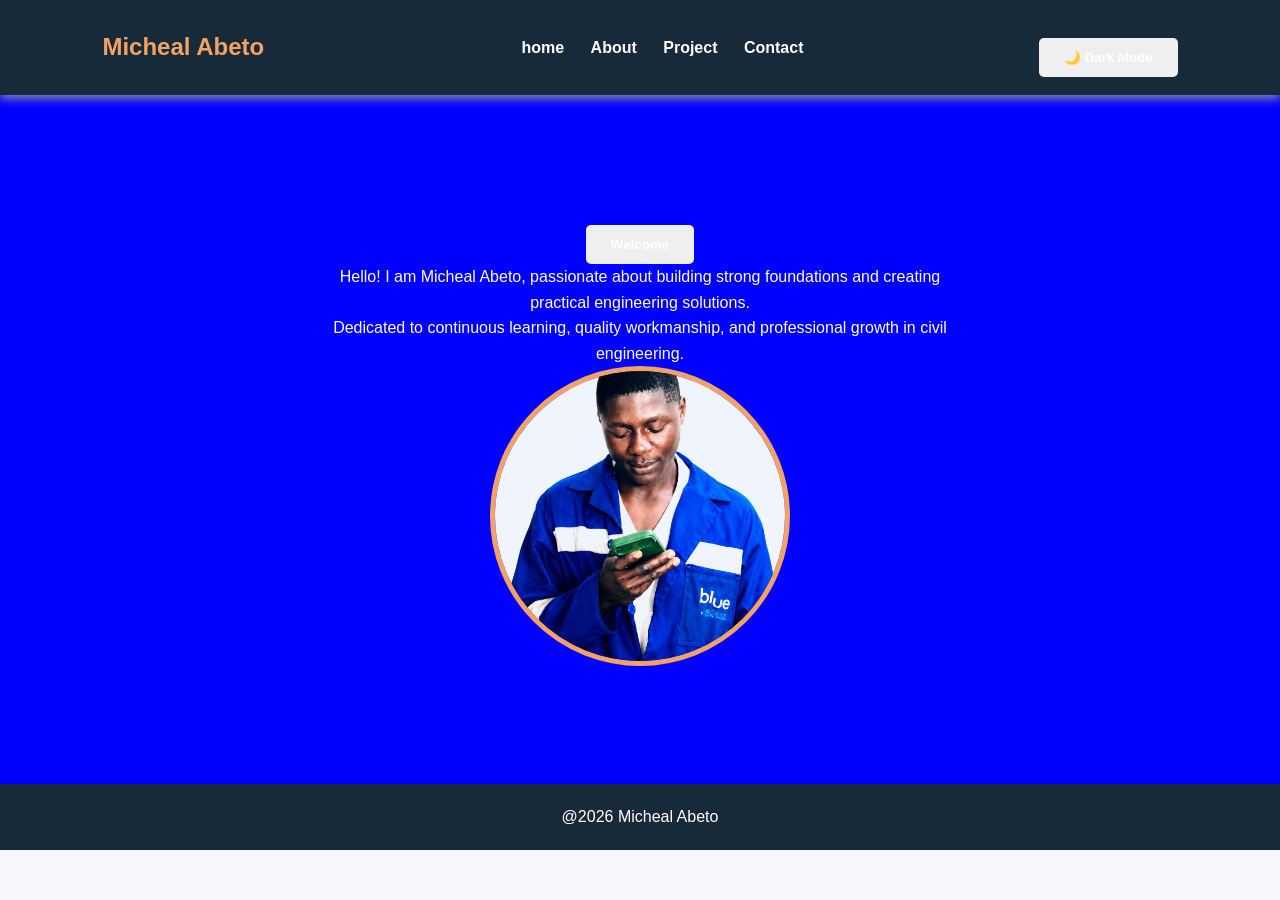
<file: index.html>
<!DOCTYPE html>
<html>
    <head>
    <meta charset="UTF-8">
    <meta name="viewport" content="width=device-width, initial-scale=1.0">
    <title>Home - Micheal Abeto</title>
    <link rel="stylesheet" href="style.css">
</head>
<body>

<header>
    <h1>Micheal Abeto</h1>
    <nav>
        <a href="index.html">home</a>
        <a href="about.html">About</a>
        <a href="project.html">Project</a>
        <a href="contact.html">Contact</a>
    </nav>
</header>

<section class="home">

    <button onclick="welcomeMessage()">Welcome</button>

    <p>
        Hello! I am Micheal Abeto, passionate about building strong
        foundations and creating practical engineering solutions.<br>
        Dedicated to continuous learning, quality workmanship,
        and professional growth in civil engineering.
    </p>

    <img src="images/picture 1.png"
         alt="Micheal Abeto"
         class="profile-image">

</section> 
<footer>
    <p>@2026 Micheal Abeto</p>
</footer>
 <script src="script.js"></script>
</body>
</html>
</file>
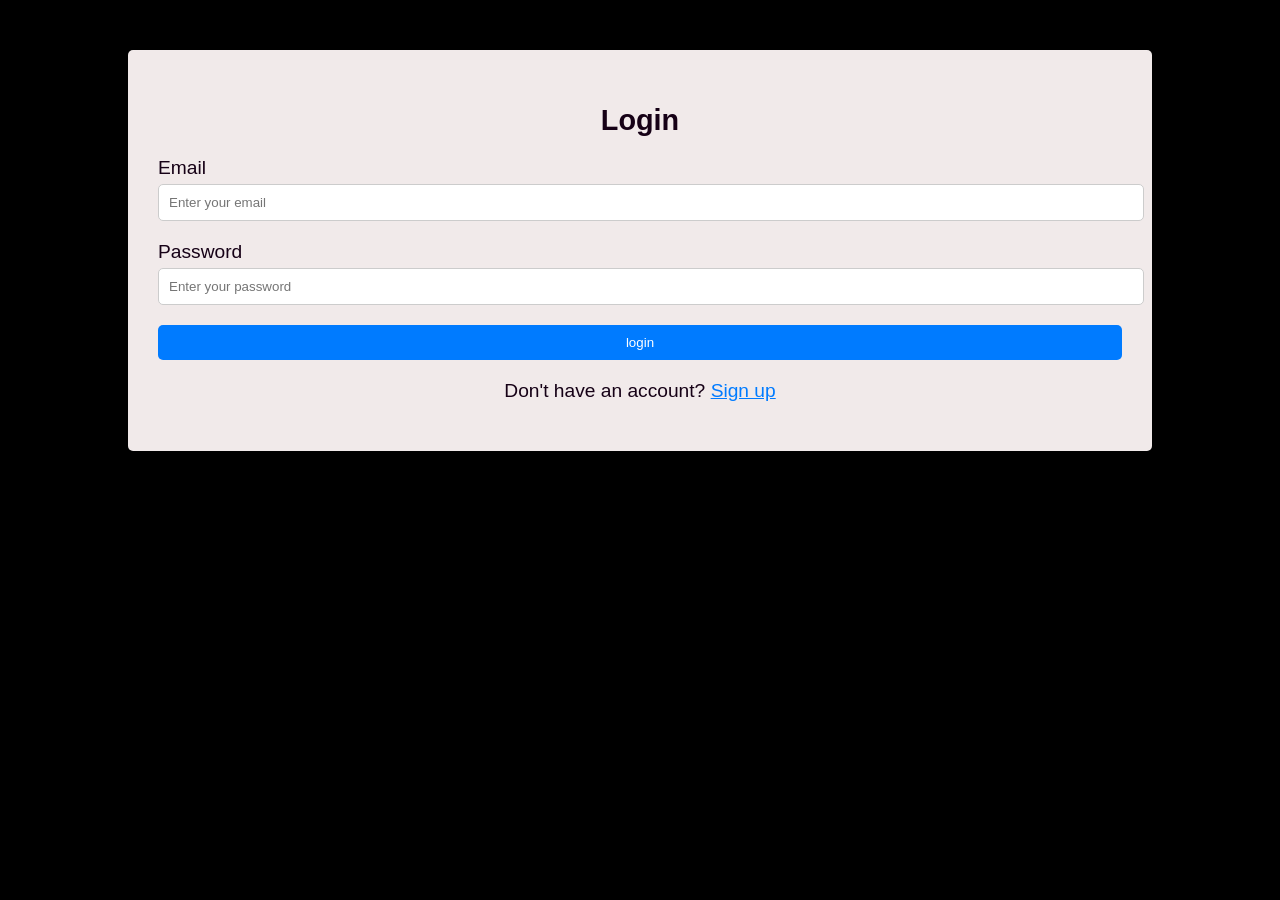
<file: .vscode/INDEX.html>
<!DOCTYPE html>
<html lang="en">
    <head>
        <meta charset="UTF-8">
        <meta name="viewport" content="width=device-width, initial-scale=1.0">
        <title>login page</title>
        <link rel="stylesheet" href="style.css">
    </head>
    <body>
    <div class="container">
        <div class="login-box">
            <h2>Login</h2>
            <form action="login.php" method="post">
                <div class="form-group">
                    <label for="email">Email</label>
                    <input type="email" id="email"
                    name="email"placeholder="Enter your email" required>
                </div>
                <div class="form-group">
                    <label for="password">Password</label>
                    <input type="password" id="password"
                    name="password" placeholder="Enter your password" required>
                </div>
                <button type="submit" class="btn-login">login</button>
                <p class="signup-link">
                    Don't have an account? <a href="signup.php">Sign up</a>
                </p>
            </form>
        </div>
    </body>
</html>
</file>
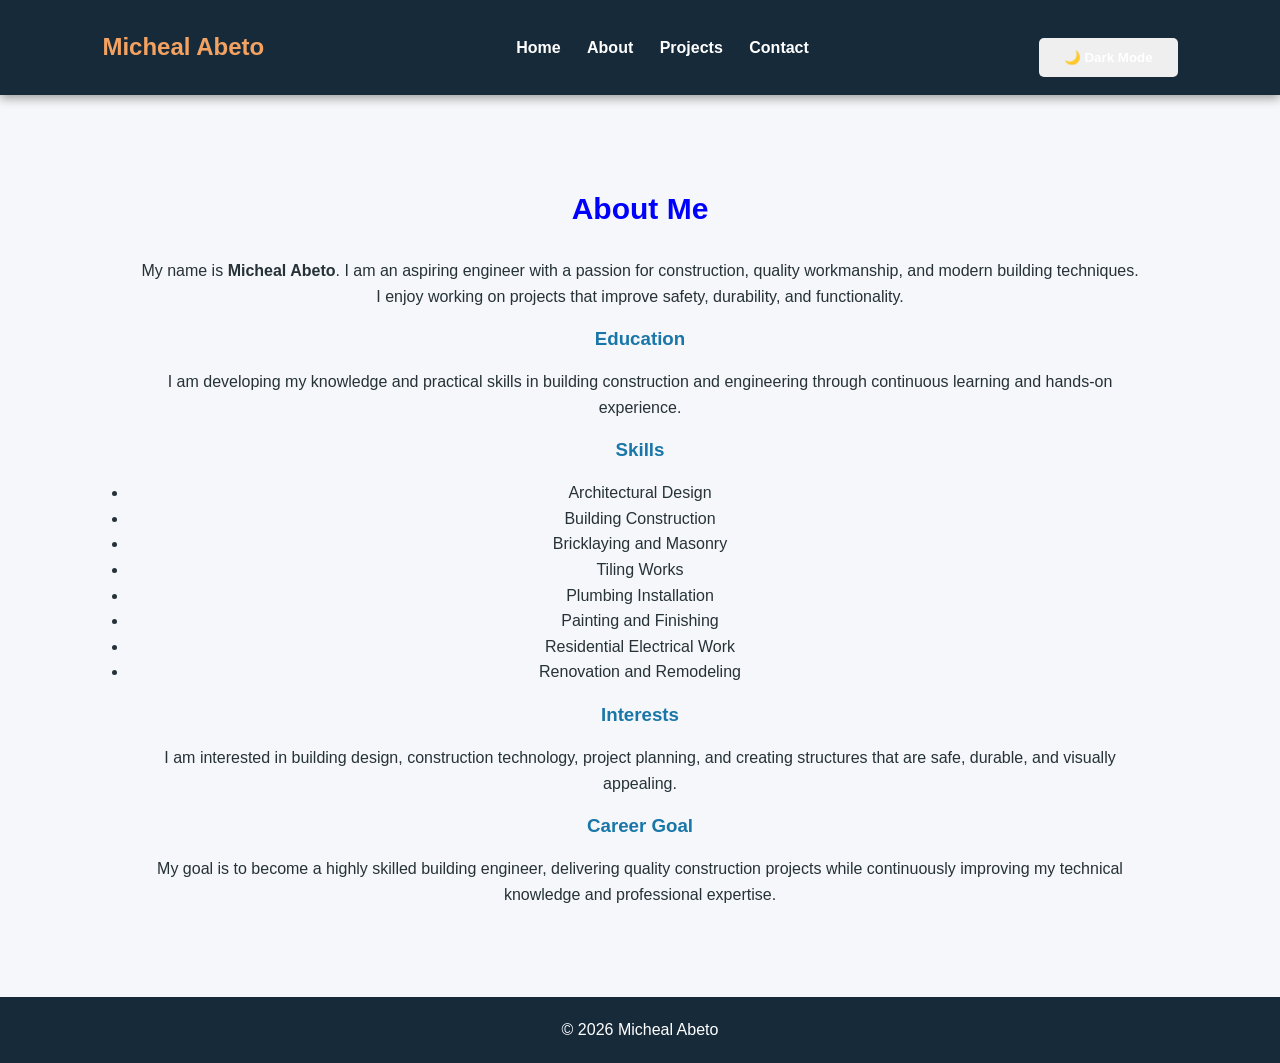
<file: about.html>
<!DOCTYPE html>
<html>
<head>
    <meta charset="UTF-8">
    <meta name="viewport" content="width=device-width, initial-scale=1.0">

    <title>About - Micheal Abeto</title>

    <link rel="stylesheet" href="style.css">
</head>

<body>

<header>
    <h1>Micheal Abeto</h1>

    <nav>
        <a href="index.html">Home</a>
        <a href="about.html">About</a>
        <a href="project.html">Projects</a>
        <a href="contact.html">Contact</a>
    </nav>
</header>

<section>

    <h2>About Me</h2>

    <p>
        My name is <strong>Micheal Abeto</strong>. I am an aspiring engineer with a
        passion for construction, quality workmanship, and modern building
        techniques.<br>
        I enjoy working on projects that improve safety, durability,
        and functionality.
    </p>

    <h3>Education</h3>

    <p>
        I am developing my knowledge and practical skills in building
        construction and engineering through continuous learning and
        hands-on experience.
    </p>

    <h3>Skills</h3>

    <ul>
        <li>Architectural Design</li>
        <li>Building Construction</li>
        <li>Bricklaying and Masonry</li>
        <li>Tiling Works</li>
        <li>Plumbing Installation</li>
        <li>Painting and Finishing</li>
        <li>Residential Electrical Work</li>
        <li>Renovation and Remodeling</li>
    </ul>

    <h3>Interests</h3>

    <p>
        I am interested in building design, construction technology,
        project planning, and creating structures that are safe,
        durable, and visually appealing.
    </p>

    <h3>Career Goal</h3>

    <p>
        My goal is to become a highly skilled building engineer,
        delivering quality construction projects while continuously
        improving my technical knowledge and professional expertise.
    </p>

</section>

<footer>
    <p>© <span id="year"></span> Micheal Abeto</p>
</footer>

<script src="script.js"></script>

</body>
</html>
</file>
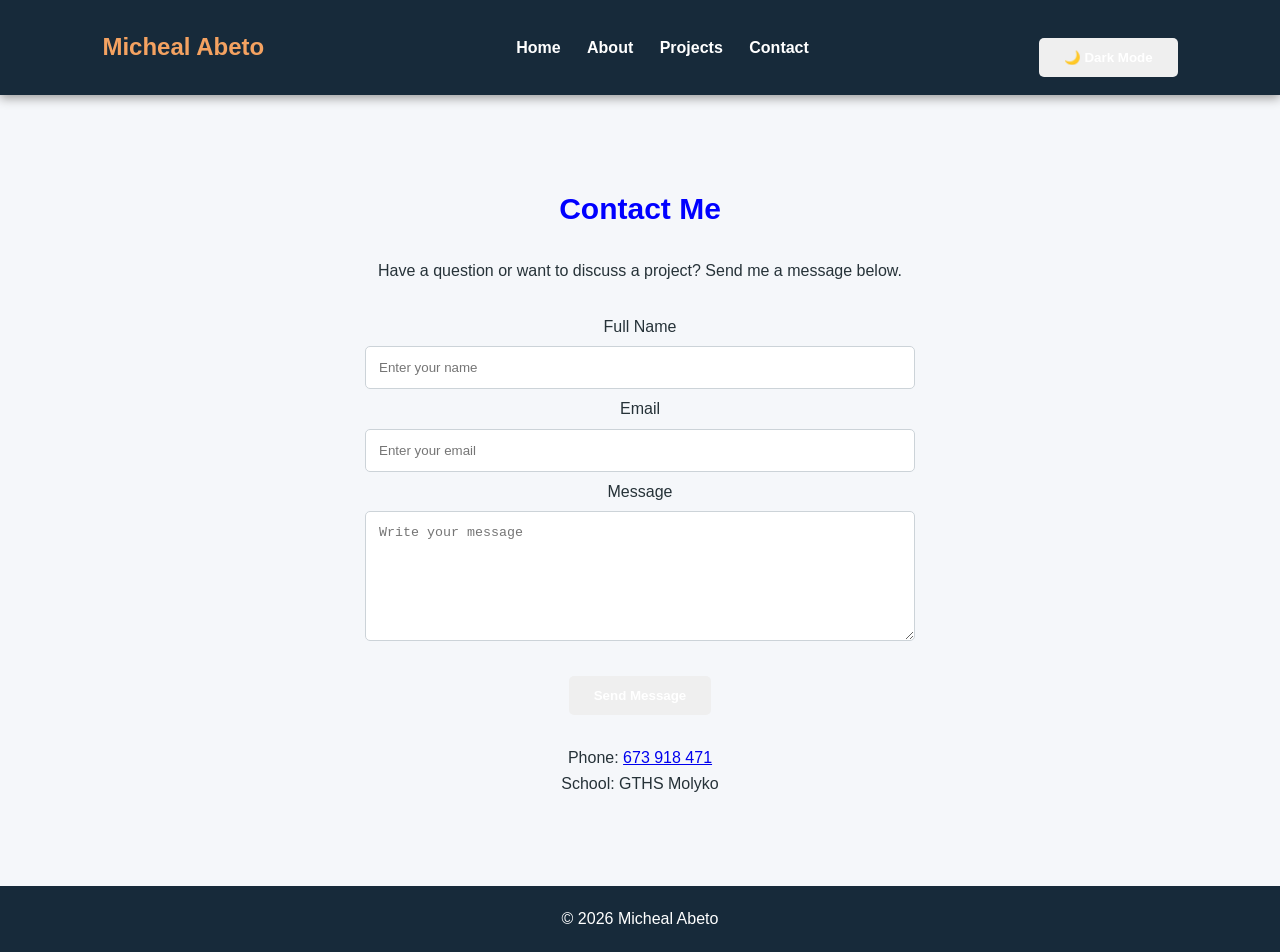
<file: contact.html>
<!DOCTYPE html>
<html>
<head>
    <meta charset="UTF-8">
    <meta name="viewport" content="width=device-width, initial-scale=1.0">

    <title>Contact - Micheal Abeto</title>

    <link rel="stylesheet" href="style.css">
</head>

<body>

<header>
    <h1>Micheal Abeto</h1>

    <nav>
        <a href="index.html">Home</a>
        <a href="about.html">About</a>
        <a href="project.html">Projects</a>
        <a href="contact.html">Contact</a>
    </nav>
</header>

<section>

    <h2>Contact Me</h2>

    <p>
        Have a question or want to discuss a project?
        Send me a message below.
    </p>

    <form action="https://api.web3forms.com/submit" method="POST">

        <input type="hidden" name="access_key" value="81b32a01-1049-4227-bf13-2d4bdab6ced0">

        <label for="name">Full Name</label>
        <input
            type="text"
            id="name"
            name="name"
            placeholder="Enter your name"
            required
        >

        <label for="email">Email</label>
        <input
            type="email"
            id="email"
            name="email"
            placeholder="Enter your email"
            required
        >

        <label for="message">Message</label>
        <textarea
            id="message"
            name="message"
            placeholder="Write your message"
            required
        ></textarea>

        <button type="submit">Send Message</button>

    </form>

    <p>
        Phone:
    <a href="https://wa.me/237673918471" target="_blank">673 918 471</a>
    </p>

    <p>
        School: GTHS Molyko
    </p>

</section>

<footer>
    <p>© <span id="year"></span> Micheal Abeto</p>
</footer>

<script src="script.js"></script>

</body>
</html>
</file>
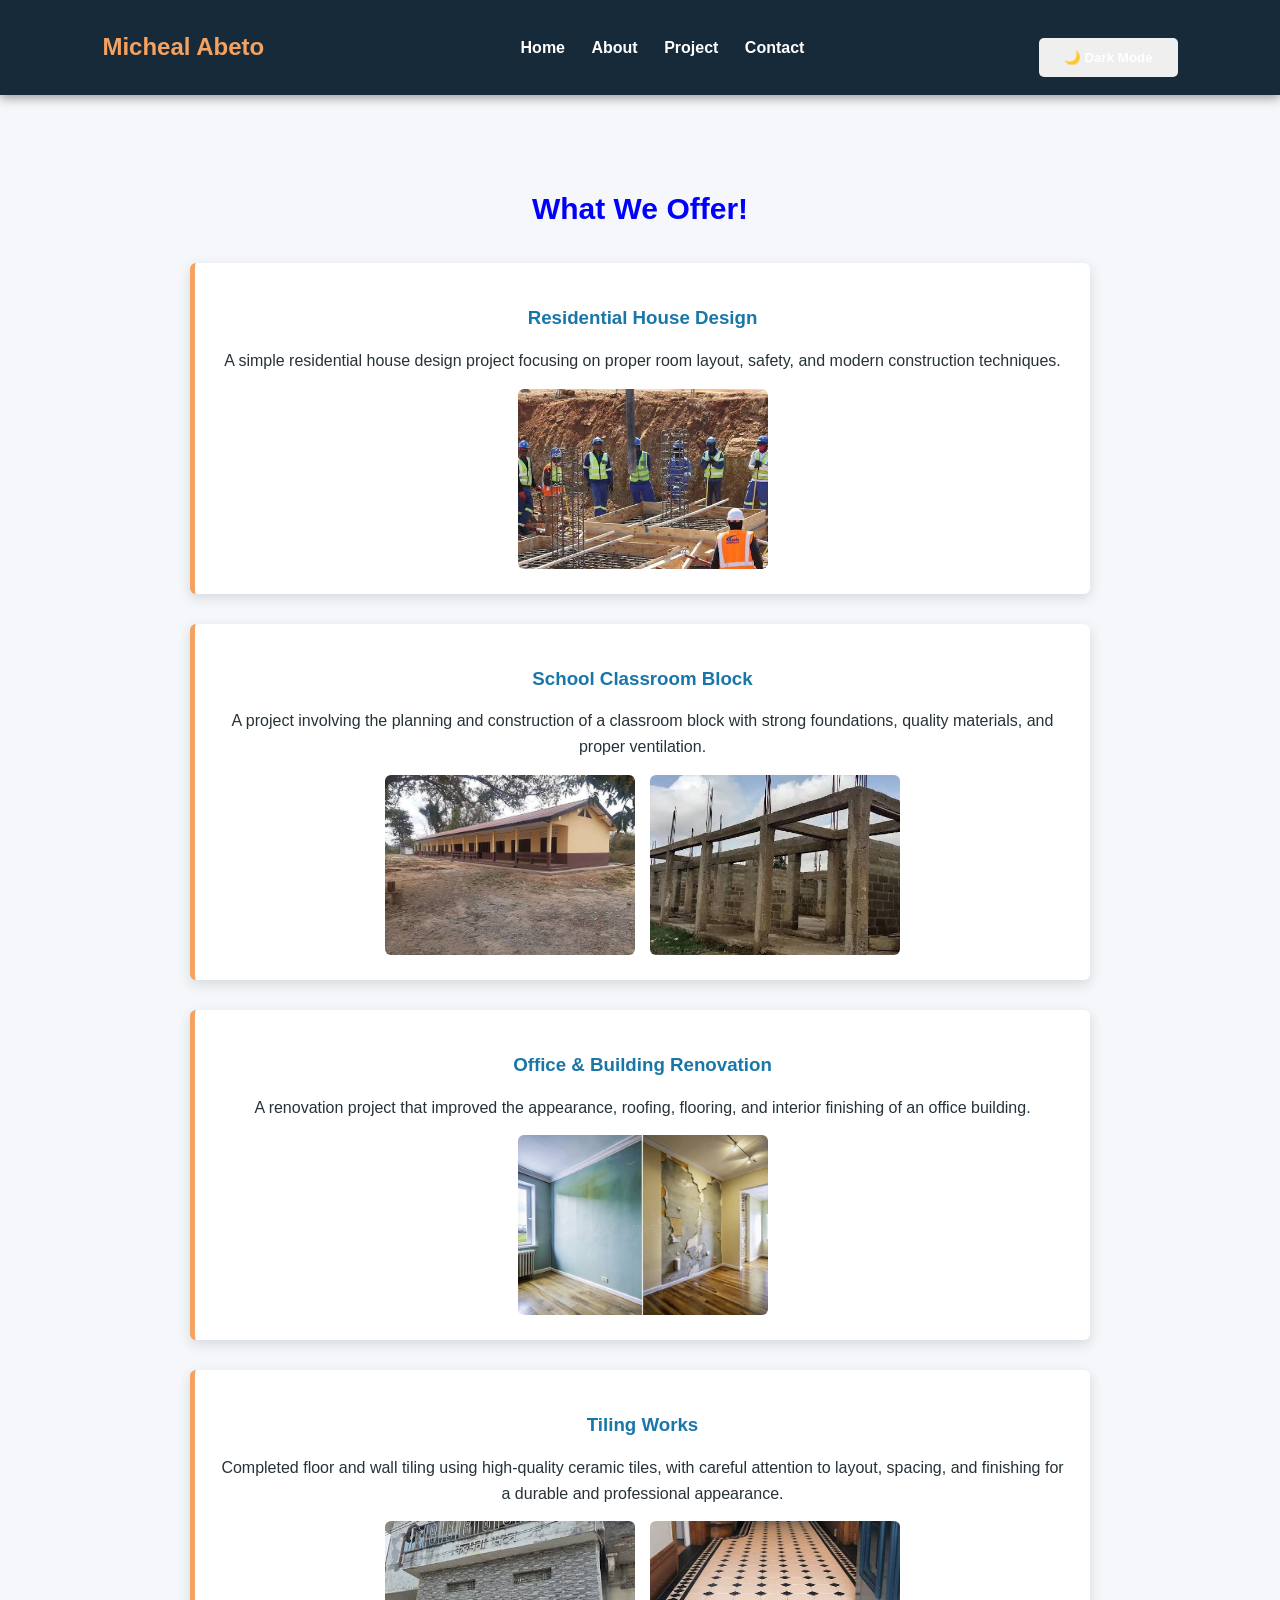
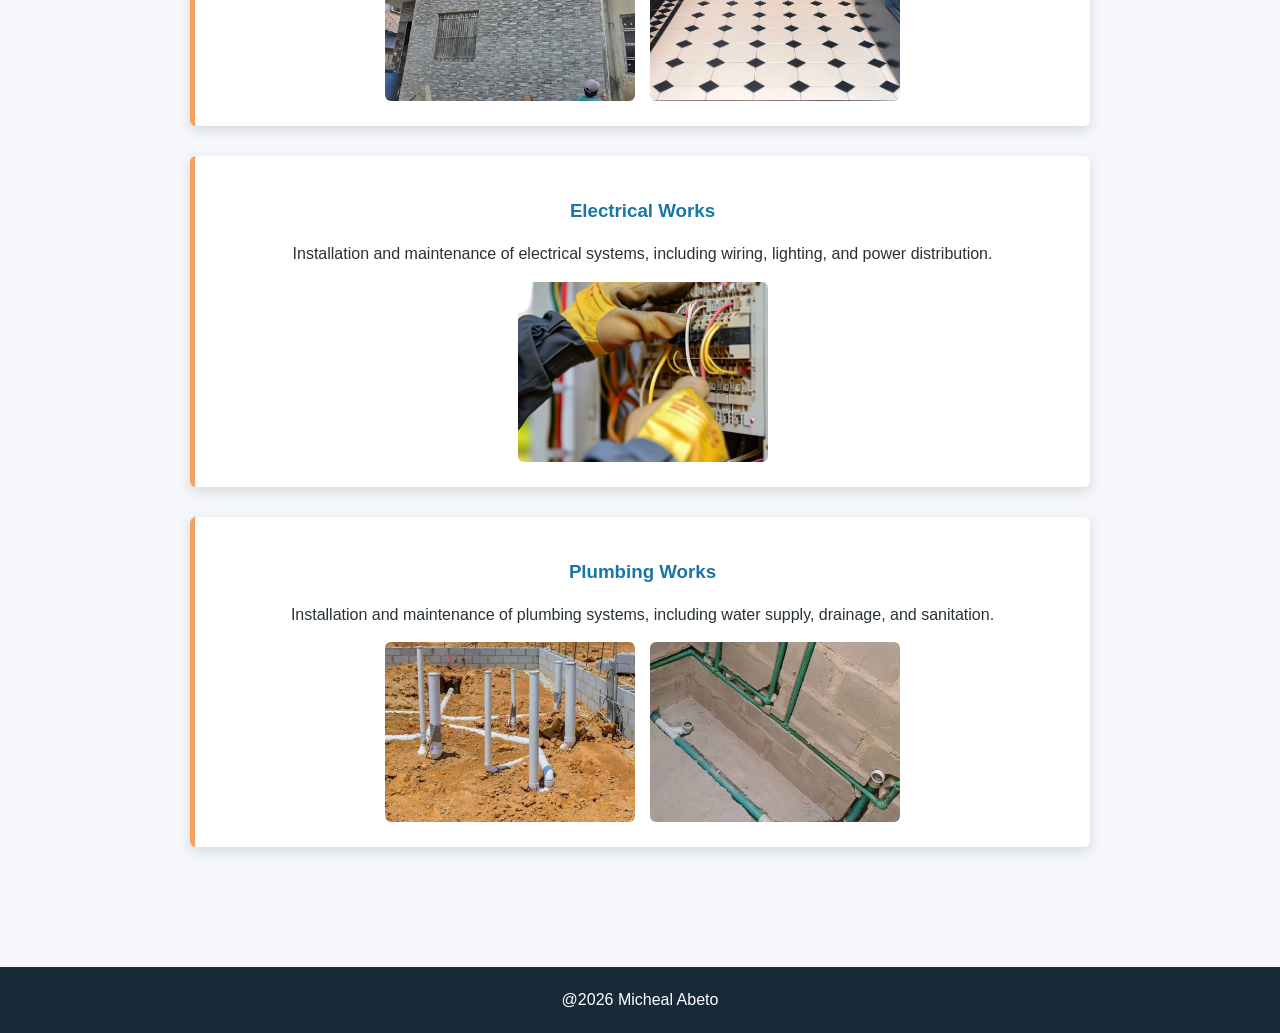
<file: project.html>
<!DOCTYPE html>
<html>
<head>
    <meta charset="UTF-8">
    <meta name="viewport" content="width=device-width, initial-scale=1.0">

    <title>Projects - Micheal Abeto</title>

    <link href="https://fonts.googleapis.com/css2?family=Poppins:wght@300;400;500;600;700&display=swap" rel="stylesheet">

    <link rel="stylesheet" href="style.css">
</head>

<body>

<header>
    <h1>Micheal Abeto</h1>

    <nav>
        <a href="index.html">Home</a>
        <a href="about.html">About</a>
        <a href="project.html">Project</a>
        <a href="contact.html">Contact</a>
    </nav>
</header>

<section>

    <h2>What We Offer!</h2>

    <div class="project">
        <h3>Residential House Design</h3>
        <p>
            A simple residential house design project focusing on proper room layout,
            safety, and modern construction techniques.
        </p>

        <div class="gallery">
            <img src="images/civilwork.png" alt="Building works" class="project-photo">
        </div>
    </div>

    <div class="project">
        <h3>School Classroom Block</h3>
        <p>
            A project involving the planning and construction of a classroom block
            with strong foundations, quality materials, and proper ventilation.
        </p>

        <div class="gallery">
            <img src="images/imagescool2.png" alt="School building" class="project-photo">
            <img src="images/imagesschool.png" alt="School classroom" class="project-photo">
        </div>
    </div>

    <div class="project">
        <h3>Office & Building Renovation</h3>
        <p>
            A renovation project that improved the appearance, roofing,
            flooring, and interior finishing of an office building.
        </p>

        <div class="gallery">
            <img src="images/images.png" alt="Building renovation" class="project-photo">
        </div>
    </div>

    <div class="project">
        <h3>Tiling Works</h3>
        <p>
            Completed floor and wall tiling using high-quality ceramic tiles,
            with careful attention to layout, spacing, and finishing for a durable
            and professional appearance.
        </p>

        <div class="gallery">
            <img src="images/tilingworks walls.png" alt="Wall tiling" class="project-photo">
            <img src="images/floortiles.png" alt="Floor tiling" class="project-photo">
        </div>
    </div>

    <div class="project">
        <h3>Electrical Works</h3>
        <p>
            Installation and maintenance of electrical systems,
            including wiring, lighting, and power distribution.
        </p>

        <div class="gallery">
            <img src="images/electrician.jpg" alt="Electrical works" class="project-photo">
        </div>
    </div>

    <div class="project">
        <h3>Plumbing Works</h3>
        <p>
            Installation and maintenance of plumbing systems,
            including water supply, drainage, and sanitation.
        </p>

        <div class="gallery">
            <img src="images/buildingplumbing.png" alt="Plumbing works" class="project-photo">
            <img src="images/plumbingwatersupply.png" alt="Plumbing works" class="project-photo">
        </div>
    </div>

</section>

<footer>
    <p>@2026 Micheal Abeto</p>
</footer>

<script src="script.js"></script>

</body>
</html>
</file>
<file: style.css>
* {
    margin: 0;
    padding: 0;
    box-sizing: border-box;
}

html {
    scroll-behavior: smooth;
}

body {
    font-family: Arial, sans-serif;
    background: #f5f7fa;
    color: #263238;
    line-height: 1.6;
}

/* NAVBAR */
header {
    background: #172a3a;
    color: white;
    padding: 18px 8%;
    display: flex;
    justify-content: space-between;
    align-items: center;
    position: sticky;
    top: 0;
    z-index: 1000;
    box-shadow: 0 3px 10px #999;
}

header h1 {
    color: #f4a261;
    font-size: 24px;
}

nav a {
    color: white;
    text-decoration: none;
    margin-left: 22px;
    font-weight: bold;
}

nav a:hover {
    color: #f4a261;
}

/* SECTIONS */
section {
    min-height: 450px;
    padding: 90px 10%;
    text-align: center;
}

section h2 {
    color:blue;
    font-size: 30px;
    margin-bottom: 25px;
}

section h3 {
    color: #1976a8;
    margin: 15px 0;
}

/* HOME */
.home {
    background: blue;
    color: white;
    padding-top: 110px;
}

.home h2 {
    color: white;
    font-size: 30px;
}

.home p {
    max-width: 650px;
    margin: auto;
}

.profile-image {
    width: 300px;
    height: 300px;
    object-fit: cover;
    border-radius: 50%;
    border: 5px solid #f4a261;
    margin-bottom: 20px;
}

/* BUTTON */
button {
    background: bl;
    color: white;
    border: none;
    padding: 12px 25px;
    margin-top: 20px;
    border-radius: 5px;
    cursor: pointer;
    font-weight: bold;
}

button:hover {
    background:red ;
}

/* PROJECTS */
.project {
    background: white;
    max-width: 900px;
    margin: 30px auto;
    padding: 25px;
    border-left: 5px solid #f4a261;
    border-radius: 6px;
    box-shadow: 0 4px 12px #d5d9dd;
}

.project p {
    margin-bottom: 15px;
}

.gallery {
    display: flex;
    justify-content: center;
    gap: 15px;
    flex-wrap: wrap;
}

.project-photo {
    width: 250px;
    height: 180px;
    object-fit: cover;
    border-radius: 6px;
    cursor: pointer;
    transition: 0.3s;
}

.project-photo:hover {
    transform: scale(1.04);
    box-shadow: 0 5px 15px #999;
}

/* CONTACT */
form {
    max-width: 550px;
    margin: 30px auto;
}

input,
textarea {
    width: 100%;
    padding: 13px;
    margin: 7px 0;
    border: 1px solid #ccd3d8;
    border-radius: 5px;
}

input:focus,
textarea:focus {
    outline: none;
    border-color: #1976a8;
}

textarea {
    height: 130px;
}

/* FOOTER */
footer {
    background: #172a3a;
    color: white;
    text-align: center;
    padding: 20px;
}

/* DARK MODE */
.dark-mode {
    background: #101820;
    color: #6b4545;
}

.dark-mode section {
    background: #101820;
}

.dark-mode section h2 {
    color: #f4a261;
}

.dark-mode .project {
    background:blue;
    color:black;
}

/* SCROLL ANIMATION */
.visible {
    opacity: 0;
    transform: translateY(35px);
    transition: 0.8s ease;
}

.show {
    opacity: 1;
    transform: translateY(0);
}

/* IMAGE ZOOM */
.project-photo.zoom {
    transform: scale(1.3);
}

/* MOBILE */
@media (max-width: 600px) {

    header {
        flex-direction: column;
        padding: 15px;
    }

    nav {
        margin-top: 12px;
    }

    nav a {
        margin: 5px;
        font-size: 14px;
    }

    section {
        padding: 70px 5%;
    }

    .home h2 {
        font-size: 24px;
    }

    .project-photo {
        width: 100%;
        max-width: 300px;
    }
}
</file>
<file: .vscode/style.css>
/* General Styles */
body {
    font-family: Arial, sans-serif;
    background-color: black;
    margin: 0;
    padding: 0;
}

.container {
    max-width: 80%;
    max-height: 80%;
    margin: 30px auto;
    padding: 20px;
}

.login-box {
    max-height: 400px;
    background-color:#f1eaea;
    color: rgb(22, 1, 22);
    font-size: larger;
    padding: 30px;
    border-radius:5px;
    box-shadow: 0 0 10px rgba(0, 0, 0, 0.1);
}
h2 {
    text-align: center;
    margin-bottom: 20px;
}

.form-group {
    margin-bottom: 20px;
}

label {
    display: block;
    margin-bottom: 5px;
}

input[type="email"],
input[type="password"] {
    width: 100%;
    padding: 10px;
    border: 1px solid #ccc;
    border-radius: 5px;
}

.btn-login {
    width: 100%;
    padding: 10px;
    background-color: #007bff;
    color: #fff;
    border: none;
    border-radius: 5px;
    cursor: pointer;
}

.btn-login:hover {
    background-color: #0056b3;
}

.signup-link {
    text-align: center;
    margin-top: 20px;
}

.signup-link a {
    color: #007bff;
}
</file>
